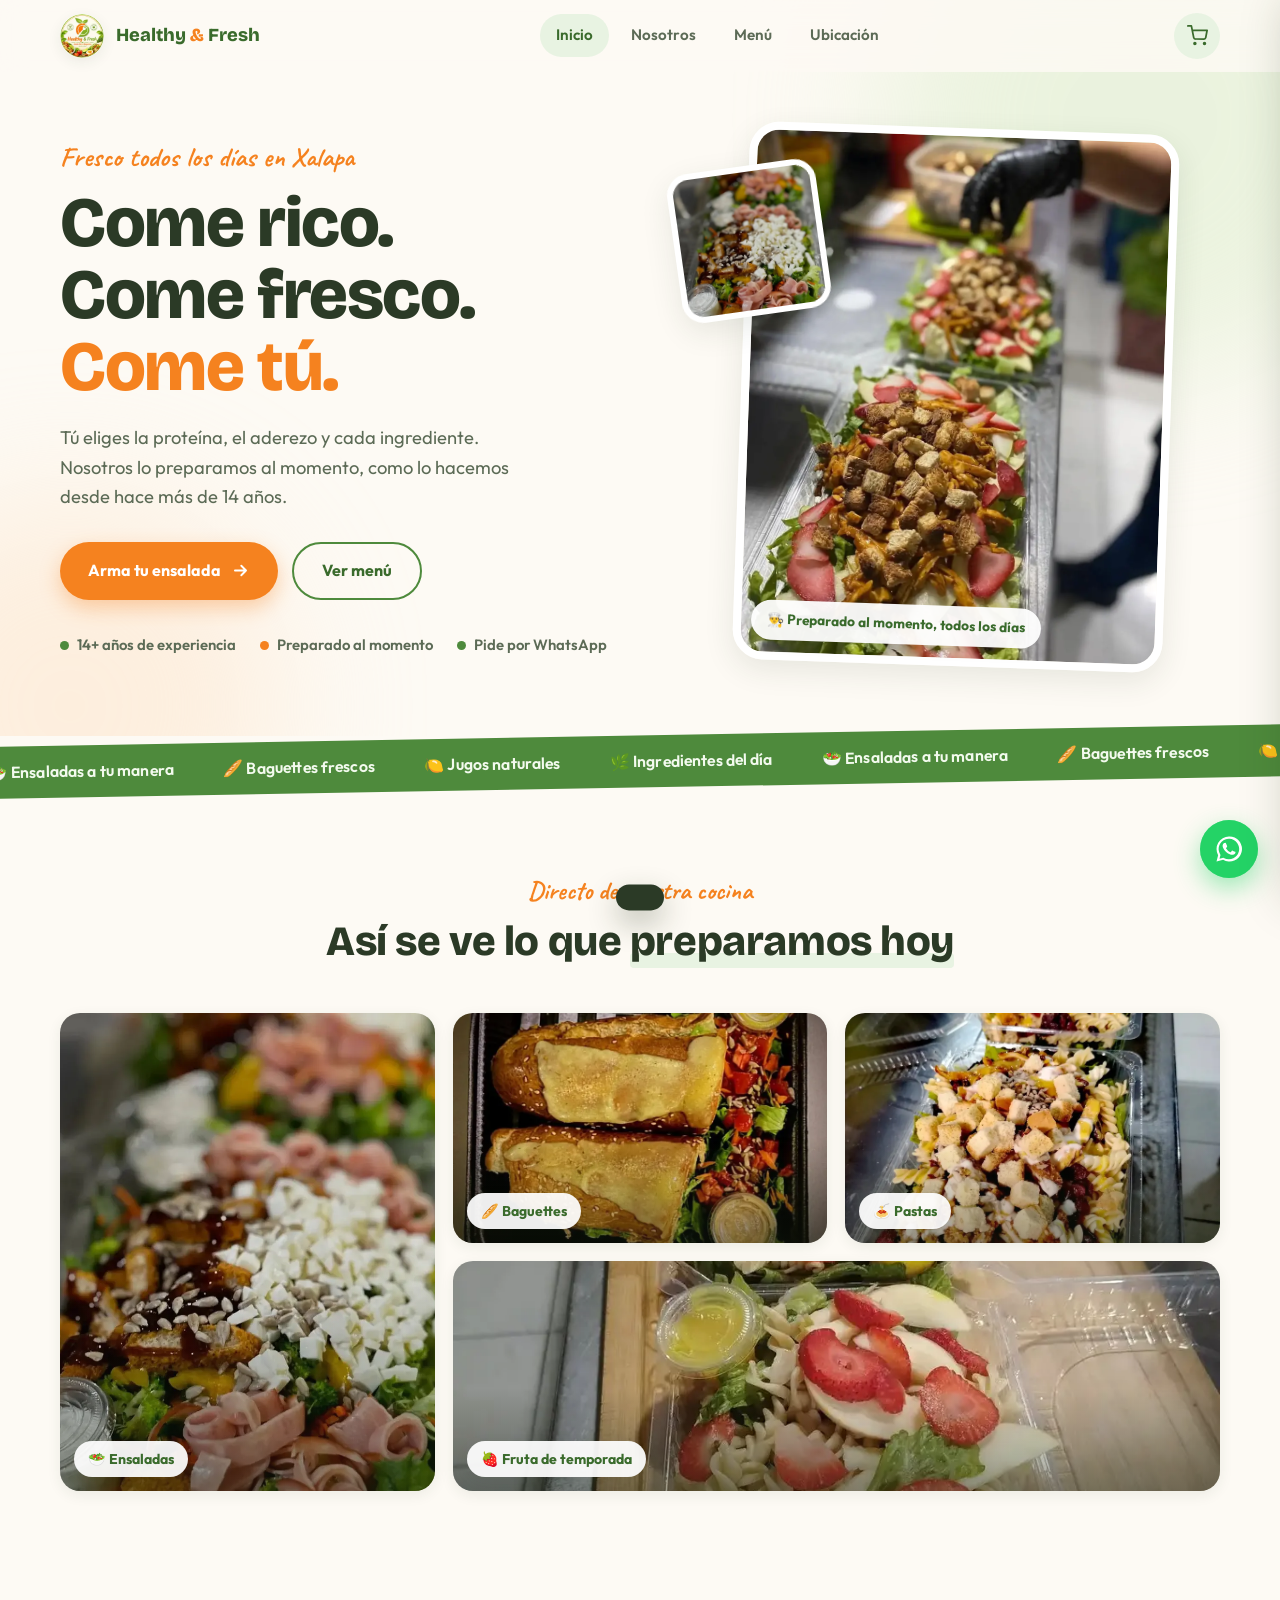
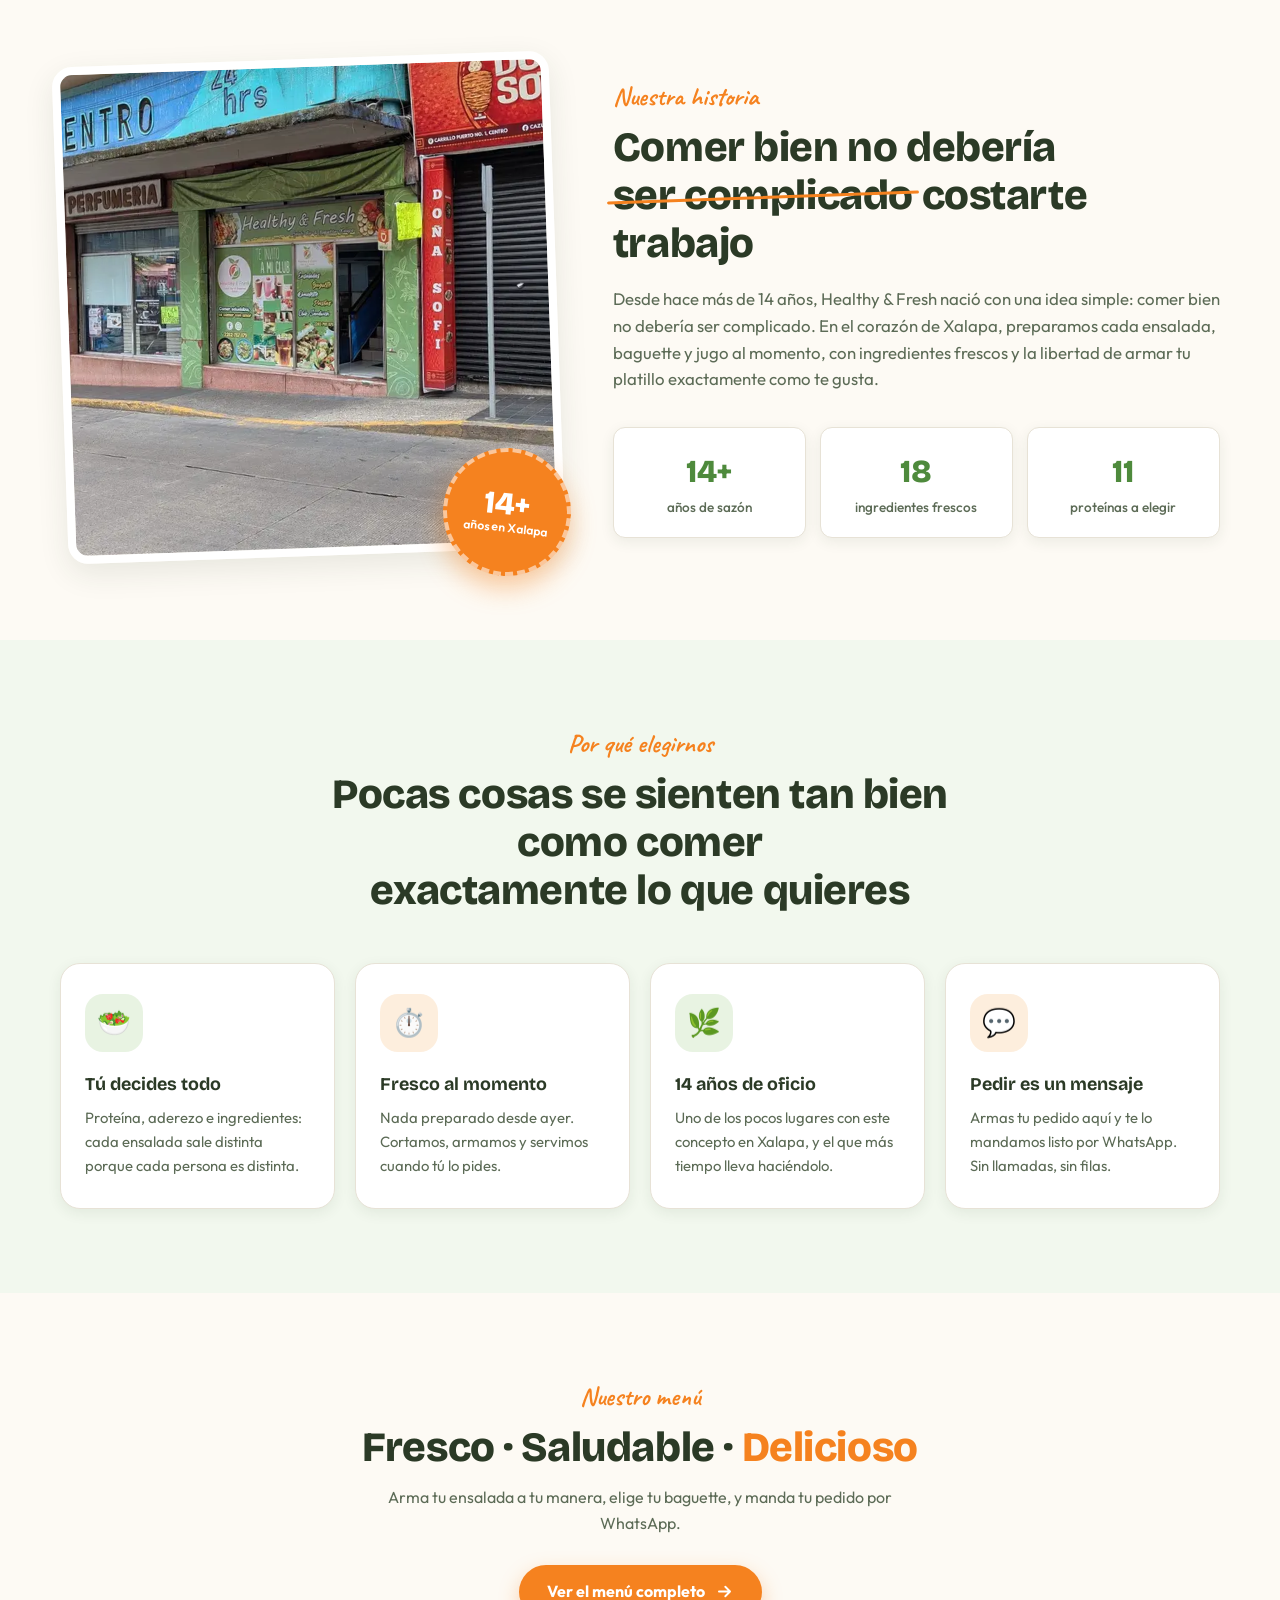
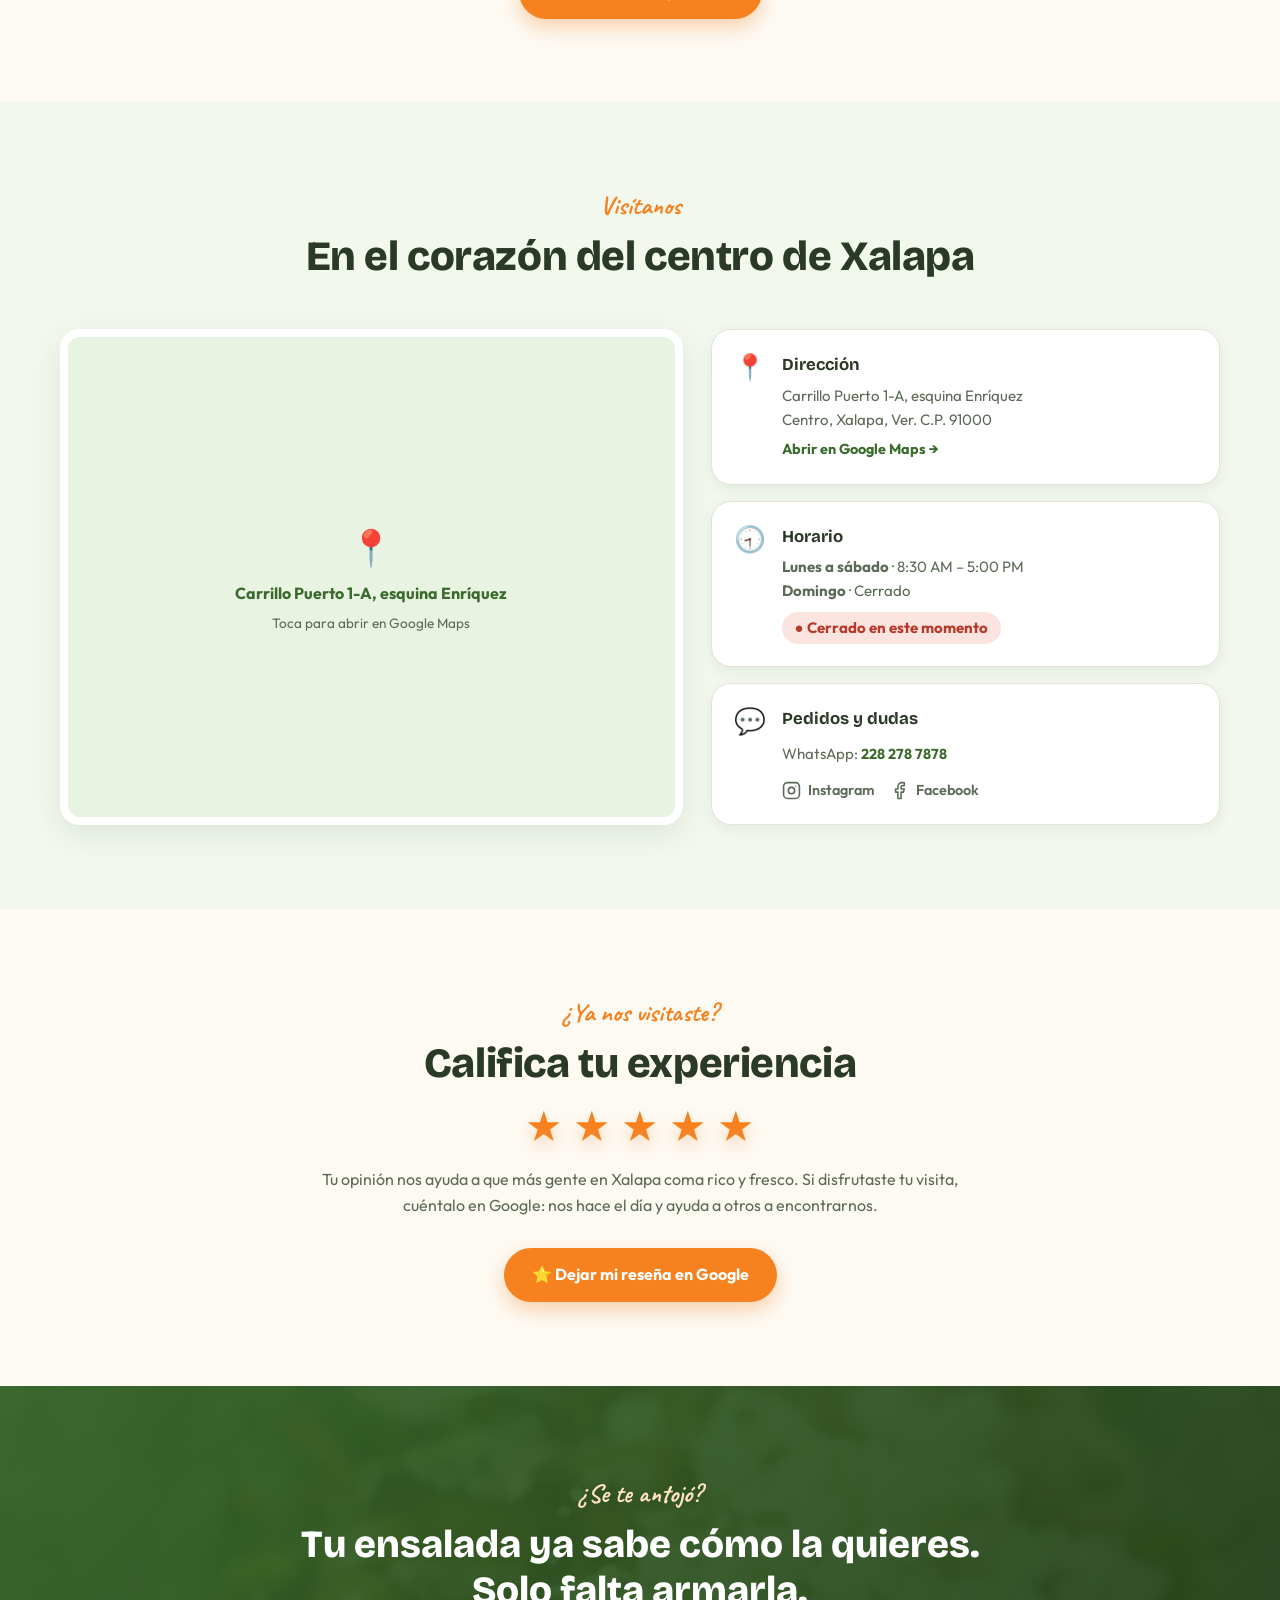
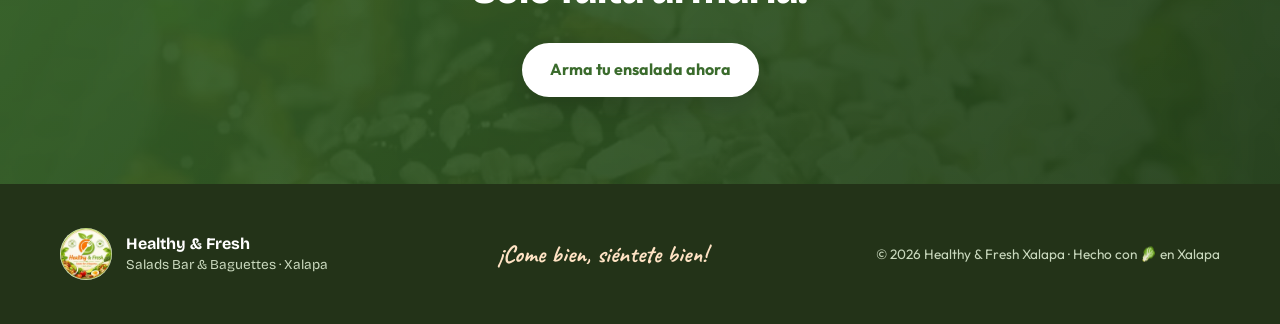
<file: index.html>
<!DOCTYPE html>
<html lang="es">
<head>
<meta charset="UTF-8">
<meta name="viewport" content="width=device-width, initial-scale=1.0">
<title>Healthy &amp; Fresh — Salads Bar &amp; Baguettes | Xalapa</title>
<meta name="description" content="Arma tu ensalada a tu manera, baguettes frescos y jugos naturales en el centro de Xalapa. Más de 14 años preparando todo al momento. Pide por WhatsApp.">
<meta property="og:title" content="Healthy & Fresh — Salads Bar & Baguettes Xalapa">
<meta property="og:description" content="Come rico. Come fresco. Come tú. Ensaladas personalizables y baguettes en el centro de Xalapa.">
<meta property="og:image" content="assets/logo-redondo.jpg">
<link rel="icon" type="image/png" href="assets/favicon.png">
<link rel="preconnect" href="https://fonts.googleapis.com">
<link rel="preconnect" href="https://fonts.gstatic.com" crossorigin>
<!-- Recurso crítico: la foto del hero se descarga desde el inicio -->
<link rel="preload" as="image" href="assets/foto-preparacion.webp" fetchpriority="high">
<link rel="stylesheet" href="css/styles.min.css">
<!-- Fuentes sin bloquear el primer render: mientras bajan se usa la fuente del sistema -->
<link rel="stylesheet" href="https://fonts.googleapis.com/css2?family=Bricolage+Grotesque:opsz,wght@12..96,700;12..96,800&family=Outfit:wght@400;500;600;700&family=Caveat:wght@700&display=swap" media="print" onload="this.media='all'">
<noscript><link rel="stylesheet" href="https://fonts.googleapis.com/css2?family=Bricolage+Grotesque:opsz,wght@12..96,700;12..96,800&family=Outfit:wght@400;500;600;700&family=Caveat:wght@700&display=swap"></noscript>
<!-- Marca que hay JS: sin él, las animaciones de aparición se desactivan y todo queda visible -->
<script>document.documentElement.classList.add("js");</script>
</head>
<body>

<!-- ============ HEADER ============ -->
<header class="header" id="header">
  <div class="wrap header-inner">
    <a href="#inicio" class="brand">
      <img src="assets/logo-redondo.webp" alt="Logo Healthy & Fresh" class="brand-logo" width="44" height="44">
      <span class="brand-text">Healthy <em>&amp;</em> Fresh</span>
    </a>
    <nav class="nav" id="nav">
      <a href="#inicio" class="nav-link">Inicio</a>
      <a href="#nosotros" class="nav-link">Nosotros</a>
      <a href="menu.html" class="nav-link" data-seccion="menu">Menú</a>
      <a href="#ubicacion" class="nav-link">Ubicación</a>
    </nav>
    <div class="header-actions">
      <button class="btn-cart" id="btnCart" aria-label="Abrir carrito">
        <svg viewBox="0 0 24 24" fill="none" stroke="currentColor" stroke-width="2" stroke-linecap="round" stroke-linejoin="round"><circle cx="9" cy="21" r="1"/><circle cx="20" cy="21" r="1"/><path d="M1 1h4l2.68 13.39a2 2 0 0 0 2 1.61h9.72a2 2 0 0 0 2-1.61L23 6H6"/></svg>
        <span class="cart-badge" id="cartBadge" hidden>0</span>
      </button>
      <button class="btn-burger" id="btnBurger" aria-label="Abrir menú">
        <span></span><span></span><span></span>
      </button>
    </div>
  </div>
</header>

<!-- ============ HERO ============ -->
<section class="hero" id="inicio">
  <div class="hero-blob hero-blob-1"></div>
  <div class="hero-blob hero-blob-2"></div>
  <div class="wrap hero-inner">
    <div class="hero-copy">
      <p class="script-accent hero-kicker">Fresco todos los días en Xalapa</p>
      <h1 class="hero-title">
        Come rico.<br>
        Come fresco.<br>
        <span class="hero-title-accent">Come tú.</span>
      </h1>
      <p class="hero-sub">Tú eliges la proteína, el aderezo y cada ingrediente. Nosotros lo preparamos al momento, como lo hacemos desde hace más de 14 años.</p>
      <div class="hero-ctas">
        <a href="menu.html" class="btn btn-primary">Arma tu ensalada
          <svg viewBox="0 0 24 24" fill="none" stroke="currentColor" stroke-width="2.4" stroke-linecap="round" stroke-linejoin="round"><path d="M5 12h14M13 6l6 6-6 6"/></svg>
        </a>
        <a href="menu.html" class="btn btn-ghost">Ver menú</a>
      </div>
      <ul class="hero-badges">
        <li><span class="dot dot-verde"></span>14+ años de experiencia</li>
        <li><span class="dot dot-naranja"></span>Preparado al momento</li>
        <li><span class="dot dot-verde"></span>Pide por WhatsApp</li>
      </ul>
    </div>
    <div class="hero-visual">
      <figure class="hero-foto">
        <img src="assets/foto-preparacion.webp" alt="Preparando ensaladas frescas al momento en la cocina de Healthy & Fresh" fetchpriority="high">
        <figcaption class="hero-foto-chip">👨‍🍳 Preparado al momento, todos los días</figcaption>
      </figure>
      <img src="assets/foto-ensalada.webp" alt="" class="hero-foto-mini" aria-hidden="true" loading="lazy" decoding="async">
    </div>
  </div>
</section>

<!-- ============ TICKER ============ -->
<div class="ticker" aria-hidden="true">
  <div class="ticker-track" id="tickerTrack">
    <span>🥗 Ensaladas a tu manera</span><span>🥖 Baguettes frescos</span><span>🍋 Jugos naturales</span><span>🌿 Ingredientes del día</span>
  </div>
</div>

<!-- ============ NUESTRA COCINA (fotos reales) ============ -->
<section class="section cocina">
  <div class="wrap">
    <div class="section-head reveal">
      <p class="script-accent">Directo de nuestra cocina</p>
      <h2 class="section-title">Así se ve lo que <span class="subrayado">preparamos hoy</span></h2>
    </div>
    <div class="cocina-grid">
      <figure class="cocina-item ci-grande reveal" style="--d:.0s">
        <img src="assets/foto-ensalada.webp" alt="Ensalada con pollo BBQ, queso panela, jamón y semillas de girasol" loading="lazy" decoding="async">
        <figcaption>🥗 Ensaladas</figcaption>
      </figure>
      <figure class="cocina-item reveal" style="--d:.08s">
        <img src="assets/foto-baguette.webp" alt="Baguette con queso gratinado acompañado de ensalada fresca" loading="lazy" decoding="async">
        <figcaption>🥖 Baguettes</figcaption>
      </figure>
      <figure class="cocina-item reveal" style="--d:.16s">
        <img src="assets/foto-pastas.webp" alt="Ensalada de pasta con pollo crujiente, crotones y arándanos" loading="lazy" decoding="async">
        <figcaption>🍝 Pastas</figcaption>
      </figure>
      <figure class="cocina-item ci-ancha reveal" style="--d:.24s">
        <img src="assets/foto-fresas.webp" alt="Ensaladas con fresa y manzana de temporada recién preparadas" loading="lazy" decoding="async">
        <figcaption>🍓 Fruta de temporada</figcaption>
      </figure>
    </div>
  </div>
</section>

<!-- ============ NOSOTROS ============ -->
<section class="section nosotros" id="nosotros">
  <div class="wrap nosotros-inner">
    <div class="nosotros-visual reveal izq">
      <div class="nosotros-img-frame">
        <img src="assets/foto-local.webp" alt="Fachada de Healthy & Fresh en el centro de Xalapa" loading="lazy" decoding="async">
      </div>
      <div class="nosotros-stamp">
        <span class="stamp-num">14+</span>
        <span class="stamp-label">años en Xalapa</span>
      </div>
    </div>
    <div class="nosotros-copy reveal der">
      <p class="script-accent">Nuestra historia</p>
      <h2 class="section-title">Comer bien no debería <span class="tachado">ser complicado</span> costarte trabajo</h2>
      <!-- ═══════════════════════════════════════════════════════════
           HISTORIA PLACEHOLDER — reemplazar cuando el dueño mande la real.
           Buscar también "HISTORIA_PLACEHOLDER" en js/app.js si se mueve.
           ═══════════════════════════════════════════════════════════ -->
      <p class="nosotros-historia" id="historiaTexto">Desde hace más de 14 años, Healthy &amp; Fresh nació con una idea simple: comer bien no debería ser complicado. En el corazón de Xalapa, preparamos cada ensalada, baguette y jugo al momento, con ingredientes frescos y la libertad de armar tu platillo exactamente como te gusta.</p>
      <div class="stats">
        <div class="stat"><span class="stat-num" data-count="14">0</span><span class="stat-suffix">+</span><span class="stat-label">años de sazón</span></div>
        <div class="stat"><span class="stat-num" data-count="19">0</span><span class="stat-label">ingredientes frescos</span></div>
        <div class="stat"><span class="stat-num" data-count="11">0</span><span class="stat-label">proteínas a elegir</span></div>
      </div>
    </div>
  </div>
</section>

<!-- ============ POR QUÉ ELEGIRNOS ============ -->
<section class="section porque">
  <div class="wrap">
    <div class="section-head reveal">
      <p class="script-accent">Por qué elegirnos</p>
      <h2 class="section-title">Pocas cosas se sienten tan bien<br>como comer <span class="subrayado">exactamente lo que quieres</span></h2>
    </div>
    <div class="porque-grid">
      <article class="porque-card reveal" style="--d:.0s">
        <div class="porque-icon pi-verde">🥗</div>
        <h3>Tú decides todo</h3>
        <p>Proteína, aderezo e ingredientes: cada ensalada sale distinta porque cada persona es distinta.</p>
      </article>
      <article class="porque-card reveal" style="--d:.08s">
        <div class="porque-icon pi-naranja">⏱️</div>
        <h3>Fresco al momento</h3>
        <p>Nada preparado desde ayer. Cortamos, armamos y servimos cuando tú lo pides.</p>
      </article>
      <article class="porque-card reveal" style="--d:.16s">
        <div class="porque-icon pi-verde">🌿</div>
        <h3>14 años de oficio</h3>
        <p>Uno de los pocos lugares con este concepto en Xalapa, y el que más tiempo lleva haciéndolo.</p>
      </article>
      <article class="porque-card reveal" style="--d:.24s">
        <div class="porque-icon pi-naranja">💬</div>
        <h3>Pedir es un mensaje</h3>
        <p>Armas tu pedido aquí y te lo mandamos listo por WhatsApp. Sin llamadas, sin filas.</p>
      </article>
    </div>
  </div>
</section>

<!-- ============ MENÚ (ahora en su propia página: menu.html) ============ -->
<section class="section menu-cta" id="menu">
  <div class="wrap section-head reveal">
    <p class="script-accent">Nuestro menú</p>
    <h2 class="section-title">Fresco · Saludable · <span class="hero-title-accent">Delicioso</span></h2>
    <p class="menu-cta-sub">Arma tu ensalada a tu manera, elige tu baguette, y manda tu pedido por WhatsApp.</p>
    <a href="menu.html" class="btn btn-primary">Ver el menú completo
      <svg viewBox="0 0 24 24" fill="none" stroke="currentColor" stroke-width="2.4" stroke-linecap="round" stroke-linejoin="round"><path d="M5 12h14M13 6l6 6-6 6"/></svg>
    </a>
  </div>
</section>

<!-- ============ UBICACIÓN ============ -->
<section class="section ubicacion" id="ubicacion">
  <div class="wrap">
    <div class="section-head reveal">
      <p class="script-accent">Visítanos</p>
      <h2 class="section-title">En el corazón del <span class="subrayado">centro de Xalapa</span></h2>
    </div>
    <div class="ubi-grid">
      <div class="ubi-map reveal izq">
        <a class="ubi-map-fallback" href="https://maps.app.goo.gl/fEzeAEY9GWDrJMjE8" target="_blank" rel="noopener">
          <span>📍</span>
          <strong>Carrillo Puerto 1-A, esquina Enríquez</strong>
          <em>Toca para abrir en Google Maps</em>
        </a>
        <iframe
          title="Mapa de Healthy & Fresh Xalapa"
          src="https://www.google.com/maps?q=Healthy%20%26%20Fresh%20Salads%20Bar%20Carrillo%20Puerto%201%20Xalapa&output=embed"
          loading="lazy" referrerpolicy="no-referrer-when-downgrade" allowfullscreen></iframe>
      </div>
      <div class="ubi-info reveal der">
        <div class="ubi-card">
          <span class="ubi-icon">📍</span>
          <div>
            <h3>Dirección</h3>
            <p>Carrillo Puerto 1-A, esquina Enríquez<br>Centro, Xalapa, Ver. C.P. 91000</p>
            <a href="https://maps.app.goo.gl/fEzeAEY9GWDrJMjE8" target="_blank" rel="noopener" class="ubi-link">Abrir en Google Maps →</a>
          </div>
        </div>
        <div class="ubi-card">
          <span class="ubi-icon">🕣</span>
          <div>
            <h3>Horario</h3>
            <p><strong>Lunes a sábado</strong> · 8:30 AM – 5:00 PM<br><strong>Domingo</strong> · Cerrado</p>
            <p class="ubi-open-badge" id="openBadge"></p>
          </div>
        </div>
        <div class="ubi-card">
          <span class="ubi-icon">💬</span>
          <div>
            <h3>Pedidos y dudas</h3>
            <p>WhatsApp: <a href="https://wa.me/522282787878" target="_blank" rel="noopener" class="ubi-link">228 278 7878</a></p>
            <div class="ubi-socials">
              <a href="https://www.instagram.com/healthy_fresh_xalapa" target="_blank" rel="noopener" aria-label="Instagram">
                <svg viewBox="0 0 24 24" fill="none" stroke="currentColor" stroke-width="2" stroke-linecap="round" stroke-linejoin="round"><rect x="2" y="2" width="20" height="20" rx="5"/><circle cx="12" cy="12" r="4"/><circle cx="17.5" cy="6.5" r=".8" fill="currentColor" stroke="none"/></svg>
                Instagram
              </a>
              <a href="https://www.facebook.com/HealthyfreshSaladsBarXalapa/" target="_blank" rel="noopener" aria-label="Facebook">
                <svg viewBox="0 0 24 24" fill="none" stroke="currentColor" stroke-width="2" stroke-linecap="round" stroke-linejoin="round"><path d="M18 2h-3a5 5 0 0 0-5 5v3H7v4h3v8h4v-8h3l1-4h-4V7a1 1 0 0 1 1-1h3z"/></svg>
                Facebook
              </a>
            </div>
          </div>
        </div>
      </div>
    </div>
  </div>
</section>

<!-- ============ CALIFICA TU EXPERIENCIA ============ -->
<section class="section resenas">
  <div class="wrap resenas-inner reveal">
    <p class="script-accent">¿Ya nos visitaste?</p>
    <h2 class="section-title">Califica tu experiencia</h2>
    <div class="estrellas" aria-hidden="true">
      <span>★</span><span>★</span><span>★</span><span>★</span><span>★</span>
    </div>
    <p class="resenas-texto">Tu opinión nos ayuda a que más gente en Xalapa coma rico y fresco. Si disfrutaste tu visita, cuéntalo en Google: nos hace el día y ayuda a otros a encontrarnos.</p>
    <a class="btn btn-primary" href="https://www.google.com/search?sca_esv=d6d0064a5d54de7c&sxsrf=APpeQnuedTucKvfTbcXgITsa1fDwYiSjvA:1783536309695&si=APenkKm7iecQ4G6P-TsbSMFKIQtv3EFIqRAFw-i8uEbk55Z-_77eX_Z2VtYDU9SZ-kd8m-_StmxxOeFMXtK0Vvi8CdtuhdqgBJ7IBDxLDfmdd9tjNBKKCY53Tiq6YvdtUhqUTjn9MObQG2bUS7dJ7oMeTKxXaBsGI3HeuiSBpr04Exu_rVj7JEo%3D&q=Healthy+%26+Fresh+salads+bar+Xalapa+Opiniones&sa=X&ved=2ahUKEwjtrrvB3sOVAxU45ckDHaQoHnIQ0bkNegQIKxAF&cshid=1783536441859122&biw=1536&bih=695&dpr=1.25#lrd=0x85db320063a5e3db:0x9ec20d7961b27f7f,3,,,," target="_blank" rel="noopener">
      ⭐ Dejar mi reseña en Google
    </a>
  </div>
</section>

<!-- ============ CTA FINAL ============ -->
<section class="cta-final">
  <div class="wrap cta-final-inner reveal">
    <p class="script-accent script-claro">¿Se te antojó?</p>
    <h2>Tu ensalada ya sabe cómo la quieres.<br>Solo falta armarla.</h2>
    <a href="menu.html" class="btn btn-blanco">Arma tu ensalada ahora</a>
  </div>
</section>

<!-- ============ FOOTER ============ -->
<footer class="footer">
  <div class="wrap footer-inner">
    <div class="footer-brand">
      <img src="assets/logo-redondo.webp" alt="Healthy & Fresh" width="52" height="52" loading="lazy" decoding="async">
      <p>Healthy &amp; Fresh<br><span>Salads Bar &amp; Baguettes · Xalapa</span></p>
    </div>
    <p class="footer-tag script-accent script-claro">¡Come bien, siéntete bien!</p>
    <p class="footer-copy">© <span id="year"></span> Healthy &amp; Fresh Xalapa · Hecho con 🥬 en Xalapa</p>
  </div>
</footer>

<!-- ============ CARRITO (drawer) ============ -->
<div class="cart-overlay" id="cartOverlay"></div>
<aside class="cart-drawer" id="cartDrawer" aria-label="Carrito de compra">
  <div class="cart-head">
    <h3>Tu pedido</h3>
    <button class="cart-close" id="cartClose" aria-label="Cerrar carrito">✕</button>
  </div>

  <div class="cart-view" id="cartViewItems">
    <div class="cart-items" id="cartItems"></div>
    <div class="cart-foot" id="cartFoot" hidden>
      <div class="cart-total-row"><span>Total</span><span id="cartTotal">$0</span></div>
      <button class="btn btn-primary cart-checkout" id="btnCheckout">Continuar pedido</button>
    </div>
    <div class="cart-empty" id="cartEmpty">
      <span>🛒</span>
      <p>Tu carrito está vacío.<br>El menú te está esperando…</p>
      <button class="btn btn-ghost" id="btnGoMenu">Ver menú</button>
    </div>
  </div>

  <div class="cart-view" id="cartViewCheckout" hidden>
    <form class="checkout-form" id="checkoutForm" novalidate>
      <label>Tu nombre
        <input type="text" name="nombre" id="fNombre" placeholder="¿Cómo te llamas?" autocomplete="name" required>
      </label>
      <label>
        <span class="campo-titulo">Tu teléfono <em class="campo-opcional" id="telOpcional">(opcional)</em></span>
        <input type="tel" name="telefono" id="fTelefono" placeholder="10 dígitos" autocomplete="tel" inputmode="numeric">
      </label>
      <fieldset class="entrega-field">
        <legend>¿Cómo lo quieres?</legend>
        <div class="entrega-opts">
          <label class="entrega-opt"><input type="radio" name="entrega" value="tienda" checked><span>🏪 Recoger en tienda</span></label>
          <label class="entrega-opt"><input type="radio" name="entrega" value="aqui"><span>🍽️ Comer aquí</span></label>
          <label class="entrega-opt"><input type="radio" name="entrega" value="domicilio"><span>🛵 A domicilio</span></label>
        </div>
      </fieldset>
      <label id="direccionField" hidden>Dirección de entrega
        <input type="text" name="direccion" id="fDireccion" placeholder="Calle, número, colonia y referencias">
      </label>
      <label>Notas (opcional)
        <textarea name="notas" id="fNotas" rows="2" placeholder="Sin cebolla, aderezo aparte…"></textarea>
      </label>
      <div class="cart-total-row"><span>Total</span><span id="checkoutTotal">$0</span></div>
      <button type="submit" class="btn btn-wsp" id="btnSendWsp">
        <svg viewBox="0 0 24 24" fill="currentColor"><path d="M12 2a10 10 0 0 0-8.7 14.9L2 22l5.3-1.4A10 10 0 1 0 12 2zm0 18.2a8.2 8.2 0 0 1-4.2-1.1l-.3-.2-3.1.8.8-3-.2-.3A8.2 8.2 0 1 1 12 20.2zm4.6-6.1c-.3-.1-1.5-.7-1.7-.8-.2-.1-.4-.1-.6.1-.2.3-.6.8-.8 1-.1.2-.3.2-.5.1a6.7 6.7 0 0 1-3.3-2.9c-.3-.4 0-.5.2-.7l.4-.5c.1-.2.1-.3.2-.5 0-.2 0-.4-.1-.5l-.8-1.9c-.2-.5-.4-.4-.6-.4h-.5c-.2 0-.5.1-.7.3a2.8 2.8 0 0 0-.9 2.1c0 1.2.9 2.4 1 2.6.1.2 1.8 2.7 4.3 3.8.6.3 1.1.4 1.5.6.6.2 1.2.2 1.6.1.5-.1 1.5-.6 1.7-1.2.2-.6.2-1.1.1-1.2 0-.1-.2-.2-.5-.3z"/></svg>
        Enviar pedido por WhatsApp
      </button>
      <button type="button" class="bsum-reset" id="btnBackCart">← Volver al carrito</button>
    </form>
  </div>
</aside>

<!-- ============ WHATSAPP FAB ============ -->
<a href="https://wa.me/522282787878" target="_blank" rel="noopener" class="wsp-fab" aria-label="Escríbenos por WhatsApp">
  <svg viewBox="0 0 24 24" fill="currentColor"><path d="M12 2a10 10 0 0 0-8.7 14.9L2 22l5.3-1.4A10 10 0 1 0 12 2zm0 18.2a8.2 8.2 0 0 1-4.2-1.1l-.3-.2-3.1.8.8-3-.2-.3A8.2 8.2 0 1 1 12 20.2zm4.6-6.1c-.3-.1-1.5-.7-1.7-.8-.2-.1-.4-.1-.6.1-.2.3-.6.8-.8 1-.1.2-.3.2-.5.1a6.7 6.7 0 0 1-3.3-2.9c-.3-.4 0-.5.2-.7l.4-.5c.1-.2.1-.3.2-.5 0-.2 0-.4-.1-.5l-.8-1.9c-.2-.5-.4-.4-.6-.4h-.5c-.2 0-.5.1-.7.3a2.8 2.8 0 0 0-.9 2.1c0 1.2.9 2.4 1 2.6.1.2 1.8 2.7 4.3 3.8.6.3 1.1.4 1.5.6.6.2 1.2.2 1.6.1.5-.1 1.5-.6 1.7-1.2.2-.6.2-1.1.1-1.2 0-.1-.2-.2-.5-.3z"/></svg>
</a>

<!-- ============ TOAST ============ -->
<div class="toast" id="toast" role="status" aria-live="polite"></div>

<script src="js/app.min.js"></script>
</body>
</html>
</file>
<file: css/styles.min.css>
:root{--verde: #4e8a3c;--verde-osc: #3a6b2c;--verde-claro: #e8f3e2;--verde-suave: #f2f8ee;--naranja: #f5821f;--naranja-osc: #d96c0e;--naranja-claro:#fdeedd;--crema: #fdfaf4;--blanco: #ffffff;--tinta: #2b3a26;--tinta-suave: #5c6b56;--linea: #e7e2d6;--sombra: 0 10px 30px rgba(43,58,38,.1);--sombra-chica: 0 4px 14px rgba(43,58,38,.08);--radio: 20px;--radio-chico: 12px;--f-display: "Bricolage Grotesque", sans-serif;--f-body: "Outfit", sans-serif;--f-script: "Caveat", cursive;--header-h: 72px}*,*:before,*:after{box-sizing:border-box;margin:0;padding:0}html{scroll-behavior:smooth;scroll-padding-top:calc(var(--header-h) + 12px)}body{font-family:var(--f-body);color:var(--tinta);background:var(--crema);line-height:1.6;overflow-x:hidden}img{max-width:100%;display:block}[hidden]{display:none!important}a{color:inherit;text-decoration:none}button{font-family:inherit;cursor:pointer;border:none;background:none;color:inherit}input,textarea,select{font-family:inherit;font-size:1rem}.wrap{width:min(1160px,92%);margin-inline:auto}.section{padding:84px 0}.section-head{text-align:center;max-width:720px;margin:0 auto 48px}.section-title{font-family:var(--f-display);font-weight:800;font-size:clamp(1.7rem,3.4vw,2.6rem);line-height:1.15;letter-spacing:-.01em}.script-accent{font-family:var(--f-script);font-size:clamp(1.3rem,2.2vw,1.6rem);color:var(--naranja);font-weight:700;margin-bottom:6px}.script-claro{color:#ffe3c4}.tachado{position:relative;white-space:nowrap}.tachado:after{content:"";position:absolute;left:-2%;right:-2%;top:52%;height:3px;border-radius:3px;background:var(--naranja);transform:rotate(-2deg)}.subrayado{position:relative;white-space:nowrap}.subrayado:after{content:"";position:absolute;left:0;right:0;bottom:-2px;height:.34em;background:var(--verde-claro);z-index:-1;border-radius:4px}.btn{display:inline-flex;align-items:center;gap:10px;padding:14px 28px;border-radius:999px;font-weight:700;font-size:1rem;transition:transform .2s ease,box-shadow .2s ease,background .2s ease;will-change:transform}.btn svg{width:19px;height:19px}.btn:active{transform:scale(.97)}.btn-primary{background:var(--naranja);color:#fff;box-shadow:0 8px 20px #f5821f59}.btn-primary:hover{background:var(--naranja-osc);transform:translateY(-2px);box-shadow:0 12px 26px #f5821f6b}.btn-primary:disabled{background:#d8d2c4;color:#fff;box-shadow:none;cursor:not-allowed;transform:none}.btn-ghost{background:transparent;color:var(--verde-osc);border:2px solid var(--verde)}.btn-ghost:hover{background:var(--verde-claro);transform:translateY(-2px)}.btn-blanco{background:#fff;color:var(--verde-osc);box-shadow:0 10px 26px #0000002e}.btn-blanco:hover{transform:translateY(-2px)}.btn-wsp{width:100%;justify-content:center;background:#25d366;color:#fff;border-radius:14px;padding:15px 20px;box-shadow:0 8px 20px #25d3664d}.btn-wsp:hover{background:#1eb958;transform:translateY(-2px)}.btn-wsp svg{width:22px;height:22px}.js .reveal{opacity:0;transform:translateY(26px);transition:opacity .7s ease var(--d, 0s),transform .7s ease var(--d, 0s)}.js .reveal.izq{transform:translate(-30px)}.js .reveal.der{transform:translate(30px)}.js .reveal.visible{opacity:1;transform:none}@media(prefers-reduced-motion:reduce){.reveal,.js .reveal{opacity:1;transform:none;transition:none}html{scroll-behavior:auto}.estrellas span,.js .estrellas span{opacity:1;transform:none;animation:none!important}.hero-foto,.hero-foto-mini{animation:none}}.header{position:fixed;inset:0 0 auto;z-index:60;height:var(--header-h);background:#fdfaf4d9;backdrop-filter:blur(12px);-webkit-backdrop-filter:blur(12px);border-bottom:1px solid transparent;transition:border-color .3s ease,box-shadow .3s ease}.header.scrolled{border-bottom-color:var(--linea);box-shadow:0 4px 20px #2b3a260f}.header-inner{height:100%;display:flex;align-items:center;justify-content:space-between;gap:20px}.brand{display:flex;align-items:center;gap:12px}.brand-logo{width:44px;height:44px;border-radius:50%;object-fit:cover;box-shadow:var(--sombra-chica)}.brand-text{font-family:var(--f-display);font-weight:800;font-size:1.15rem;color:var(--verde-osc)}.brand-text em{font-style:normal;color:var(--naranja)}.nav{display:flex;gap:6px}.nav-link{padding:9px 16px;border-radius:999px;font-weight:600;font-size:.95rem;color:var(--tinta-suave);transition:color .2s,background .2s}.nav-link:hover,.nav-link.active{color:var(--verde-osc);background:var(--verde-claro)}.header-actions{display:flex;align-items:center;gap:8px}.btn-cart{position:relative;width:46px;height:46px;display:grid;place-items:center;border-radius:50%;background:var(--verde-claro);color:var(--verde-osc);transition:background .2s,transform .2s}.btn-cart:hover{background:#dcecd2;transform:translateY(-1px)}.btn-cart svg{width:21px;height:21px}.cart-badge{position:absolute;top:-4px;right:-4px;min-width:21px;height:21px;padding:0 5px;display:grid;place-items:center;border-radius:999px;background:var(--naranja);color:#fff;font-size:.74rem;font-weight:700;box-shadow:0 2px 8px #f5821f80}.cart-badge.bump{animation:bump .45s cubic-bezier(.34,1.56,.64,1)}@keyframes bump{0%{transform:scale(1)}40%{transform:scale(1.45)}to{transform:scale(1)}}.btn-burger{display:none;width:46px;height:46px;border-radius:50%;background:var(--verde-claro);flex-direction:column;align-items:center;justify-content:center;gap:5px}.btn-burger span{width:20px;height:2.4px;border-radius:2px;background:var(--verde-osc);transition:transform .3s ease,opacity .3s ease}.btn-burger.open span:nth-child(1){transform:translateY(7.4px) rotate(45deg)}.btn-burger.open span:nth-child(2){opacity:0}.btn-burger.open span:nth-child(3){transform:translateY(-7.4px) rotate(-45deg)}.hero{position:relative;padding:calc(var(--header-h) + 56px) 0 70px;overflow:hidden}.hero-blob{position:absolute;border-radius:50%;filter:blur(70px);opacity:.5;pointer-events:none}.hero-blob-1{width:520px;height:520px;background:#d9ecc9;top:-140px;right:-120px}.hero-blob-2{width:420px;height:420px;background:#fde3c8;bottom:-180px;left:-140px}.hero-inner{position:relative;display:grid;grid-template-columns:1.05fr .95fr;align-items:center;gap:48px}.hero-kicker{font-size:clamp(1.35rem,2.4vw,1.7rem)}.hero-title{font-family:var(--f-display);font-weight:800;font-size:clamp(2.6rem,6vw,4.4rem);line-height:1.02;letter-spacing:-.02em;margin:8px 0 20px}.hero-title-accent{color:var(--naranja)}.hero-sub{font-size:clamp(1rem,1.6vw,1.15rem);color:var(--tinta-suave);max-width:480px;margin-bottom:30px}.hero-ctas{display:flex;flex-wrap:wrap;gap:14px;margin-bottom:34px}.hero-badges{list-style:none;display:flex;flex-wrap:wrap;gap:10px 24px;font-size:.93rem;font-weight:600;color:var(--tinta-suave)}.hero-badges li{display:flex;align-items:center;gap:8px}.dot{width:9px;height:9px;border-radius:50%}.dot-verde{background:var(--verde)}.dot-naranja{background:var(--naranja)}.hero-visual{position:relative;min-height:420px;display:grid;place-items:center}.hero-foto{position:relative;width:min(430px,90%);margin:0;transform:rotate(2deg);animation:flotar 7s ease-in-out infinite}.hero-foto img{width:100%;aspect-ratio:4/5;object-fit:cover;border-radius:30px;border:8px solid #fff;box-shadow:var(--sombra);display:block}.hero-foto-chip{position:absolute;left:18px;bottom:20px;background:#fffffff0;border-radius:999px;padding:9px 16px;font-size:.85rem;font-weight:700;color:var(--verde-osc);box-shadow:var(--sombra-chica);white-space:nowrap}.hero-foto-mini{position:absolute;left:-18px;top:7%;width:150px;aspect-ratio:1;object-fit:cover;border-radius:22px;border:6px solid #fff;box-shadow:var(--sombra);transform:rotate(-8deg);z-index:2;animation:flotar 6s ease-in-out infinite reverse}@keyframes flotar{0%,to{translate:0 0}50%{translate:0 -14px}}.ticker{background:var(--verde);color:#f3faee;overflow:hidden;padding:13px 0;transform:rotate(-1deg) scale(1.02)}.ticker-track{display:flex;gap:48px;width:max-content;white-space:nowrap;font-weight:600;font-size:.98rem;animation:ticker 28s linear infinite}.ticker-track span{display:inline-flex;align-items:center;gap:10px}@keyframes ticker{0%{transform:translate(0)}to{transform:translate(-50%)}}.cocina-grid{display:grid;grid-template-columns:repeat(3,1fr);grid-auto-rows:230px;gap:18px}.cocina-item{position:relative;margin:0;border-radius:var(--radio);overflow:hidden;box-shadow:var(--sombra-chica)}.cocina-item img{width:100%;height:100%;object-fit:cover;transition:transform .6s ease;display:block}.cocina-item:hover img{transform:scale(1.05)}.cocina-item:after{content:"";position:absolute;inset:auto 0 0;height:45%;background:linear-gradient(to top,rgba(20,29,14,.42),transparent);pointer-events:none}.cocina-item figcaption{position:absolute;left:14px;bottom:14px;z-index:1;background:#ffffffed;color:var(--verde-osc);font-weight:700;font-size:.88rem;padding:7px 14px;border-radius:999px;box-shadow:var(--sombra-chica);transition:transform .3s ease}.cocina-item:hover figcaption{transform:translateY(-3px)}.ci-grande{grid-row:span 2}.ci-ancha{grid-column:span 2}.nosotros-inner{display:grid;grid-template-columns:.9fr 1.1fr;gap:56px;align-items:center}.nosotros-visual{position:relative}.nosotros-img-frame{border-radius:var(--radio);overflow:hidden;box-shadow:var(--sombra);transform:rotate(-2deg);border:8px solid #fff}.nosotros-img-frame img{width:100%;aspect-ratio:1/1;object-fit:cover}.nosotros-stamp{position:absolute;right:-14px;bottom:-20px;width:128px;height:128px;border-radius:50%;background:var(--naranja);color:#fff;display:flex;flex-direction:column;align-items:center;justify-content:center;text-align:center;box-shadow:0 12px 26px #f5821f66;transform:rotate(6deg);border:4px dashed rgba(255,255,255,.55)}.stamp-num{font-family:var(--f-display);font-weight:800;font-size:2rem;line-height:1}.stamp-label{font-size:.76rem;font-weight:600;max-width:90px;line-height:1.25}.nosotros-copy .section-title{margin-bottom:18px}.nosotros-historia{color:var(--tinta-suave);font-size:1.05rem;margin-bottom:34px}.stats{display:flex;flex-wrap:wrap;gap:14px}.stat{flex:1;min-width:130px;background:#fff;border:1px solid var(--linea);border-radius:var(--radio-chico);padding:18px 16px;text-align:center;box-shadow:var(--sombra-chica)}.stat-num,.stat-suffix{font-family:var(--f-display);font-weight:800;font-size:2rem;color:var(--verde)}.stat-label{display:block;font-size:.85rem;color:var(--tinta-suave);font-weight:500}.porque{background:var(--verde-suave)}.porque-grid{display:grid;grid-template-columns:repeat(4,1fr);gap:20px}.porque-card{background:#fff;border-radius:var(--radio);padding:30px 24px;box-shadow:var(--sombra-chica);border:1px solid var(--linea);transition:transform .25s ease,box-shadow .25s ease}.porque-card:hover{transform:translateY(-6px);box-shadow:var(--sombra)}.porque-icon{width:58px;height:58px;display:grid;place-items:center;border-radius:18px;font-size:1.7rem;margin-bottom:18px}.pi-verde{background:var(--verde-claro)}.pi-naranja{background:var(--naranja-claro)}.porque-card h3{font-family:var(--f-display);font-size:1.12rem;font-weight:700;margin-bottom:8px}.porque-card p{font-size:.93rem;color:var(--tinta-suave)}.menu-cta .section-head{margin-bottom:0}.menu-cta-sub{color:var(--tinta-suave);max-width:520px;margin:14px auto 28px}@keyframes panelIn{0%{opacity:0;transform:translateY(14px)}to{opacity:1;transform:none}}.ubicacion{background:var(--verde-suave)}.ubi-grid{display:grid;grid-template-columns:1.1fr .9fr;gap:28px;align-items:stretch}.ubi-map{border-radius:var(--radio);overflow:hidden;box-shadow:var(--sombra);border:8px solid #fff;min-height:420px}.ubi-map{position:relative}.ubi-map iframe{position:absolute;inset:0;width:100%;height:100%;border:0;display:block}.ubi-map-fallback{position:absolute;inset:0;display:flex;flex-direction:column;align-items:center;justify-content:center;gap:6px;text-align:center;padding:20px;background:var(--verde-claro)}.ubi-map-fallback span{font-size:2.2rem}.ubi-map-fallback strong{font-size:1rem;color:var(--verde-osc)}.ubi-map-fallback em{font-style:normal;font-size:.85rem;color:var(--tinta-suave)}.ubi-info{display:flex;flex-direction:column;gap:16px}.ubi-card{display:flex;gap:16px;background:#fff;border:1px solid var(--linea);border-radius:var(--radio);padding:22px;box-shadow:var(--sombra-chica);flex:1}.ubi-icon{font-size:1.6rem;line-height:1.2}.ubi-card h3{font-family:var(--f-display);font-size:1.05rem;font-weight:700;margin-bottom:5px}.ubi-card p{font-size:.94rem;color:var(--tinta-suave)}.ubi-link{display:inline-block;margin-top:6px;font-weight:700;font-size:.9rem;color:var(--verde-osc);transition:color .2s}.ubi-link:hover{color:var(--naranja-osc)}.ubi-open-badge{display:inline-block;margin-top:8px;padding:4px 13px;border-radius:999px;font-size:.82rem;font-weight:700}.ubi-open-badge.abierto{background:var(--verde-claro);color:var(--verde-osc)}.ubi-open-badge.cerrado{background:#fbe4e0;color:#b6392a}.ubi-socials{display:flex;gap:16px;margin-top:12px}.ubi-socials a{display:inline-flex;align-items:center;gap:7px;font-weight:600;font-size:.9rem;color:var(--tinta-suave);transition:color .2s,transform .2s}.ubi-socials a:hover{color:var(--verde-osc);transform:translateY(-1px)}.ubi-socials svg{width:19px;height:19px}.resenas-inner{text-align:center;max-width:640px;margin-inline:auto}.estrellas{display:flex;justify-content:center;gap:10px;font-size:2.6rem;line-height:1;color:var(--naranja);margin:18px 0 20px;text-shadow:0 6px 18px rgba(245,130,31,.35)}.js .estrellas span{display:inline-block;opacity:0;transform:scale(.3) rotate(-20deg)}.reveal.visible .estrellas span{animation:starPop .45s cubic-bezier(.34,1.56,.64,1) forwards}.estrellas span:nth-child(1){animation-delay:.05s}.estrellas span:nth-child(2){animation-delay:.15s}.estrellas span:nth-child(3){animation-delay:.25s}.estrellas span:nth-child(4){animation-delay:.35s}.estrellas span:nth-child(5){animation-delay:.45s}@keyframes starPop{to{opacity:1;transform:scale(1) rotate(0)}}.resenas-texto{color:var(--tinta-suave);margin-bottom:30px}.cta-final{background:linear-gradient(135deg,#3a6b2ce6,#233f1af0),url(../assets/foto-ensalada.webp) center/cover no-repeat;color:#fff;padding:88px 0;position:relative;overflow:hidden}.cta-final-inner{text-align:center}.cta-final h2{font-family:var(--f-display);font-weight:800;font-size:clamp(1.6rem,3.4vw,2.4rem);line-height:1.2;margin:6px 0 30px}.footer{background:#233318;color:#c9d8bd;padding:44px 0}.footer-inner{display:flex;align-items:center;justify-content:space-between;gap:24px;flex-wrap:wrap}.footer-brand{display:flex;align-items:center;gap:14px}.footer-brand img{width:52px;height:52px;border-radius:50%;object-fit:cover}.footer-brand p{font-family:var(--f-display);font-weight:700;line-height:1.3;color:#fff}.footer-brand span{font-weight:400;font-size:.85rem;color:#c9d8bd}.footer-tag{font-size:1.5rem;margin:0}.footer-copy{font-size:.85rem}.cart-overlay{position:fixed;inset:0;z-index:70;background:#2333188c;opacity:0;pointer-events:none;transition:opacity .3s ease}.cart-overlay.open{opacity:1;pointer-events:auto}.cart-drawer{position:fixed;top:0;right:0;bottom:0;z-index:80;width:min(420px,100%);background:var(--crema);box-shadow:-14px 0 44px #23331838;transform:translate(105%);transition:transform .38s cubic-bezier(.32,.72,.29,.99);display:flex;flex-direction:column}.cart-drawer.open{transform:translate(0)}.cart-head{display:flex;align-items:center;justify-content:space-between;padding:22px 24px;border-bottom:1px solid var(--linea);background:#fff}.cart-head h3{font-family:var(--f-display);font-weight:800;font-size:1.3rem}.cart-close{width:38px;height:38px;display:grid;place-items:center;border-radius:50%;background:var(--verde-claro);color:var(--verde-osc);font-size:1rem;transition:background .2s,transform .2s}.cart-close:hover{background:#dcecd2;transform:rotate(90deg)}.cart-view{flex:1;display:flex;flex-direction:column;overflow:hidden}.cart-view[hidden]{display:none}.cart-items{flex:1;overflow-y:auto;padding:18px 24px;display:flex;flex-direction:column;gap:14px}.cart-item{background:#fff;border:1px solid var(--linea);border-radius:var(--radio-chico);padding:16px;box-shadow:var(--sombra-chica);animation:panelIn .3s ease}.cart-item-top{display:flex;justify-content:space-between;gap:12px;margin-bottom:6px}.cart-item-name{font-weight:700;font-size:.97rem;line-height:1.3}.cart-item-price{font-family:var(--f-display);font-weight:800;color:var(--verde);white-space:nowrap}.cart-item-details{font-size:.82rem;color:var(--tinta-suave);margin-bottom:10px}.cart-item-details div{padding:1px 0}.cart-item-foot{display:flex;align-items:center;justify-content:space-between}.qty-ctrl{display:inline-flex;align-items:center;gap:2px;background:var(--verde-claro);border-radius:999px;padding:3px}.qty-btn{width:29px;height:29px;display:grid;place-items:center;border-radius:50%;font-weight:800;font-size:1rem;color:var(--verde-osc);transition:background .15s}.qty-btn:hover{background:#fff}.qty-num{min-width:28px;text-align:center;font-weight:700;font-size:.95rem}.cart-item-remove{font-size:.82rem;font-weight:600;color:#b6392a;text-decoration:underline;opacity:.8;transition:opacity .2s}.cart-item-remove:hover{opacity:1}.cart-foot{padding:18px 24px 24px;border-top:1px solid var(--linea);background:#fff}.cart-total-row{display:flex;justify-content:space-between;align-items:center;font-weight:700;font-size:1.05rem;margin-bottom:14px}.cart-total-row span:last-child{font-family:var(--f-display);font-weight:800;font-size:1.5rem;color:var(--verde)}.cart-checkout{width:100%;justify-content:center}.cart-empty{flex:1;display:flex;flex-direction:column;align-items:center;justify-content:center;gap:14px;text-align:center;color:var(--tinta-suave);padding:30px}.cart-empty span{font-size:3rem}.cart-empty[hidden]{display:none}.checkout-form{flex:1;overflow-y:auto;padding:22px 24px;display:flex;flex-direction:column;gap:16px}.checkout-form label{display:flex;flex-direction:column;gap:6px;font-weight:700;font-size:.9rem}.checkout-form input,.checkout-form textarea{padding:12px 15px;border-radius:var(--radio-chico);border:1.5px solid var(--linea);background:#fff;font-size:.97rem;transition:border-color .2s,box-shadow .2s;resize:vertical}.checkout-form input:focus,.checkout-form textarea:focus{outline:none;border-color:var(--verde);box-shadow:0 0 0 3px #4e8a3c26}.checkout-form input.error{border-color:#d24a37;box-shadow:0 0 0 3px #d24a3724}.campo-opcional{font-style:normal;font-weight:400;font-size:.8rem;color:var(--tinta-suave)}.entrega-field{border:none;display:flex;flex-direction:column;gap:8px}.entrega-field legend{font-weight:700;font-size:.9rem;margin-bottom:8px}.entrega-opts{display:grid;grid-template-columns:repeat(3,1fr);gap:10px}.entrega-opt{position:relative}.entrega-opt input{position:absolute;opacity:0;inset:0;cursor:pointer}.entrega-opt span{display:flex;align-items:center;justify-content:center;gap:6px;height:100%;text-align:center;padding:12px 6px;border-radius:var(--radio-chico);border:1.5px solid var(--linea);background:#fff;font-weight:600;font-size:.85rem;transition:all .2s ease}.entrega-opt input:checked+span{border-color:var(--verde);background:var(--verde-claro);color:var(--verde-osc);box-shadow:0 4px 12px #4e8a3c29}.wsp-fab{position:fixed;right:22px;bottom:22px;z-index:50;width:58px;height:58px;display:grid;place-items:center;border-radius:50%;background:#25d366;color:#fff;box-shadow:0 10px 26px #25d36673;transition:transform .25s ease,box-shadow .25s ease}.wsp-fab:after{content:"";position:absolute;inset:0;border-radius:50%;background:#25d36673;z-index:-1;animation:fabPulse 2.6s ease-out infinite}.wsp-fab:hover{transform:scale(1.1);box-shadow:0 14px 32px #25d3668c}.wsp-fab:hover:after{animation:none;opacity:0}.wsp-fab svg{width:30px;height:30px}@keyframes fabPulse{0%{transform:scale(1);opacity:.6}70%,to{transform:scale(1.55);opacity:0}}.toast{position:fixed;left:50%;bottom:26px;z-index:90;transform:translate(-50%,140%);background:var(--tinta);color:#fff;padding:13px 24px;border-radius:999px;font-weight:600;font-size:.94rem;box-shadow:0 12px 30px #2333184d;transition:transform .4s cubic-bezier(.34,1.4,.64,1);max-width:92%;text-align:center}.toast.show{transform:translate(-50%)}@media(max-width:1024px){.porque-grid{grid-template-columns:repeat(2,1fr)}}@media(max-width:860px){.section{padding:64px 0}.btn-burger{display:flex}.nav{position:fixed;top:var(--header-h);left:0;right:0;z-index:59;flex-direction:column;background:var(--crema);padding:14px 4%;gap:4px;border-bottom:1px solid var(--linea);box-shadow:0 18px 30px #2b3a261f;transform:translateY(-130%);transition:transform .35s ease}.nav.open{transform:translateY(0)}.nav-link{padding:13px 16px;font-size:1.02rem}.hero{padding-top:calc(var(--header-h) + 34px)}.hero-inner{grid-template-columns:1fr;gap:40px}.hero-visual{min-height:auto;order:2}.hero-foto{width:min(380px,92%)}.hero-foto-mini{width:120px;left:-6px}.cocina-grid{grid-template-columns:repeat(2,1fr);grid-auto-rows:200px;gap:14px}.nosotros-inner{grid-template-columns:1fr;gap:52px}.nosotros-visual{max-width:420px;margin-inline:auto}.ubi-grid{grid-template-columns:1fr}.ubi-map{min-height:300px}.footer-inner{flex-direction:column;text-align:center}}@media(max-width:560px){.porque-grid{grid-template-columns:1fr}.hero-ctas .btn{width:100%;justify-content:center}.stats{gap:10px}.stat{min-width:calc(50% - 5px)}.wsp-fab{right:16px;bottom:16px;width:52px;height:52px}.entrega-opts{grid-template-columns:1fr}.cocina-grid{grid-template-columns:1fr;grid-auto-rows:240px}.ci-grande{grid-row:auto}.ci-ancha{grid-column:auto}.estrellas{font-size:2.1rem}.hero-foto-chip{font-size:.78rem;left:12px;bottom:14px}}
</file>
